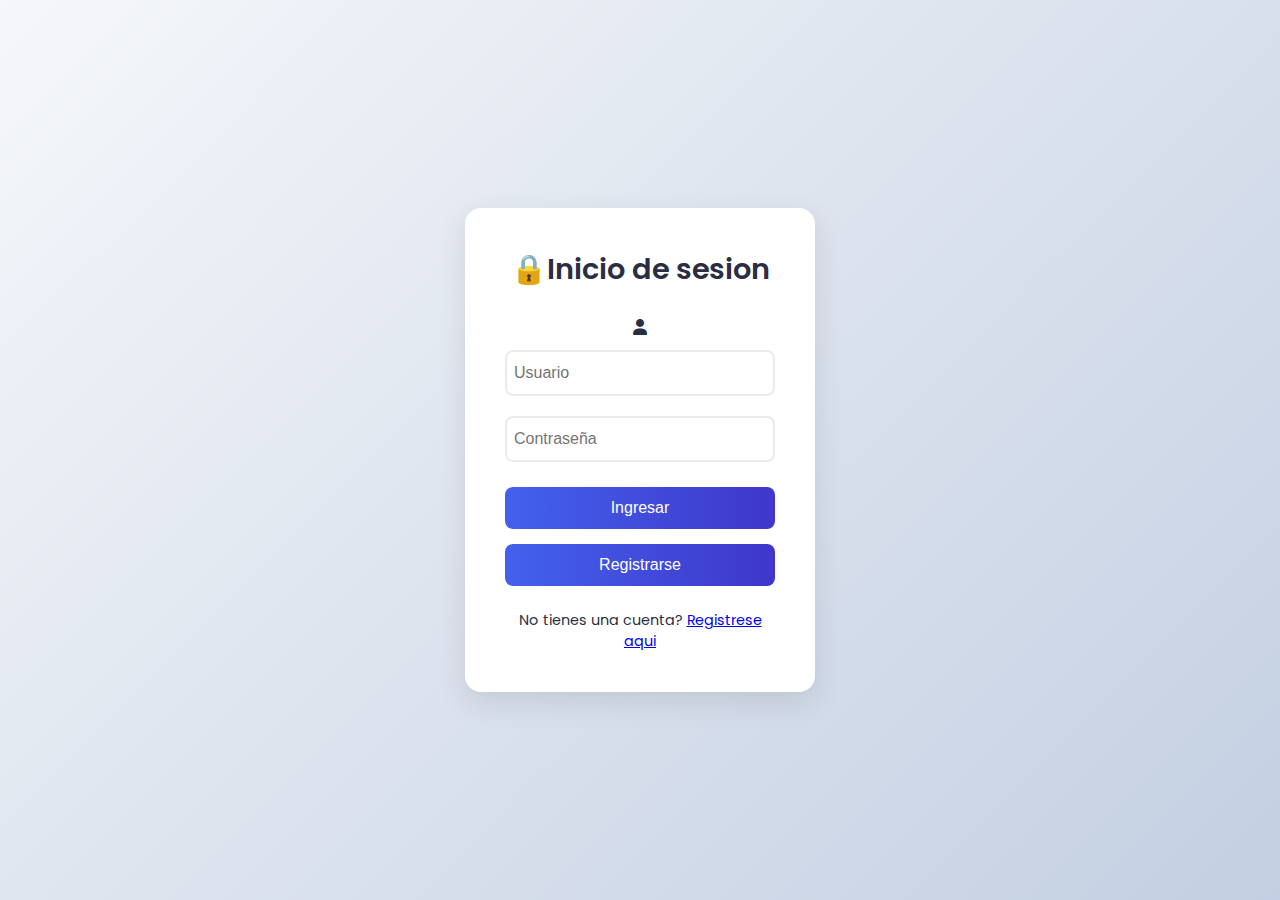
<file: index.html>
<!DOCTYPE html>
<html lang="en">
<head>
    <meta charset="UTF-8">
    <meta name="viewport" content="width=device-width, initial-scale=1.0">
    <title>Login - Control de Personal</title>
    <link rel="stylesheet" href="styles.css">
    <link rel="stylesheet" href="https://cdnjs.cloudflare.com/ajax/libs/font-awesome/6.0.0/css/all.min.css">
</head>
<body>
    <div class="login-container">
        <h1>🔒Inicio de sesion</h1>
        <form id="loginForm">
            <i class="fas fa-user"></i>
            <input type="text" id="username" placeholder="Usuario" required>
            <input type="password" id="password" placeholder="Contraseña" required>
            <button type="submit">Ingresar</button>
            <button type="submit" class="register-btn">Registrarse</button>
            <p class="login-link">No tienes una cuenta? <a href="registro.html">Registrese aqui</a></p>
        </form>
    </div>
    <script src="script.js"></script>
</body>
</html>
</file>
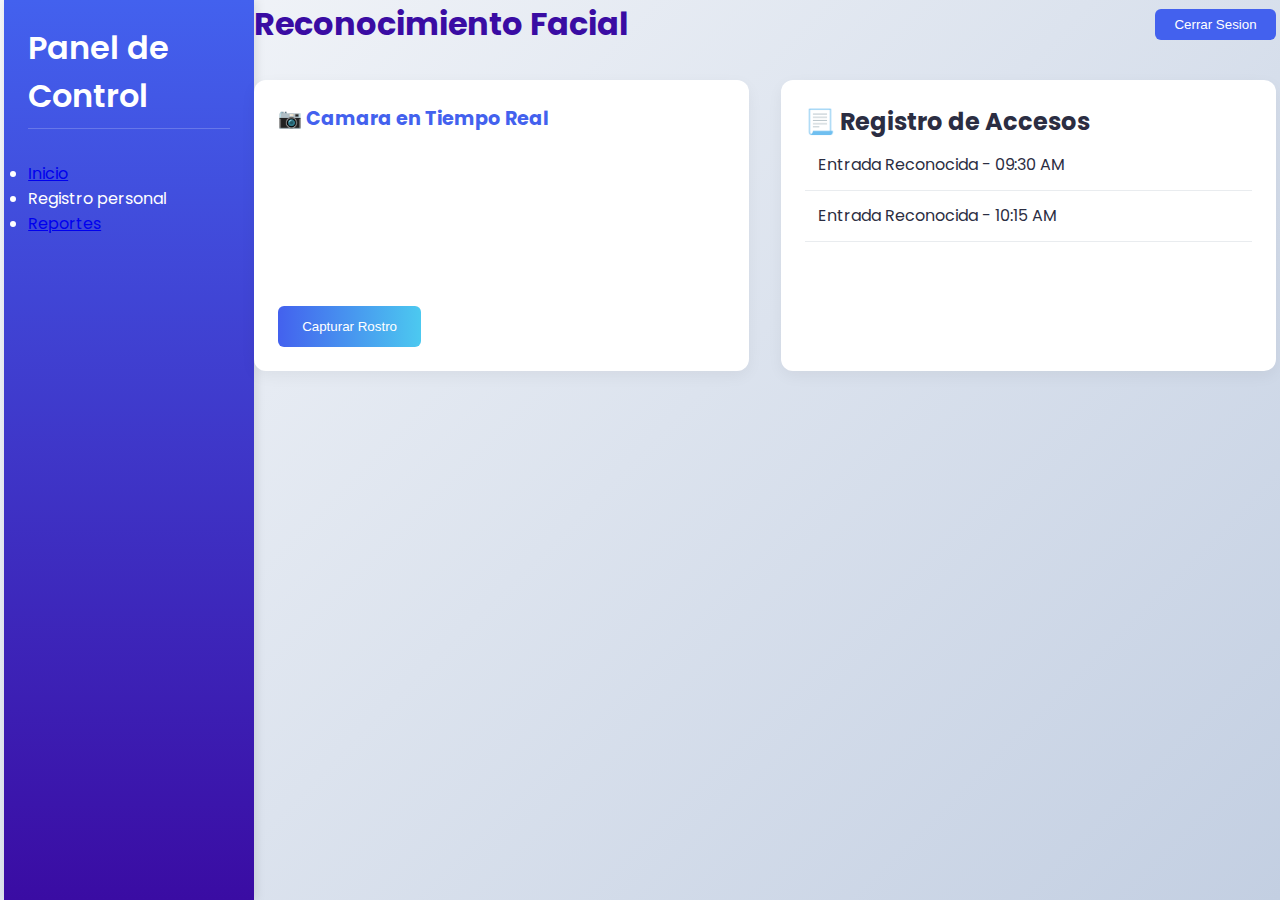
<file: dashboard.html>
<!DOCTYPE html>
<html lang="en">
<head>
    <meta charset="UTF-8">
    <meta name="viewport" content="width=device-width, initial-scale=1.0">
    <title>Dashboard - Control de Personal</title>
    <link rel="stylesheet" href="styles.css"> 
</head>
<body>
    <div class="dashboard">
        <div class="sidebar">
            <h2>Panel de Control</h2>
            <ul>
                <li><a href="index.html">Inicio</a></li>
                <li> Registro personal</li>
                <li><a href="reportes.html">Reportes</a></li>
            </ul>
        </div>
        <div class="main-container">
            <header class="header">
                <h1>Reconocimiento Facial</h1>
                <button id="logoutBtn">Cerrar Sesion</button>
            </header>
            <div class="camera-section">
                <div class="camera-container">
                    <h2>📷 Camara en Tiempo Real</h2>
                    <video id="video" width="100%" autoplay></video>
                    <button id="captureBtn">Capturar Rostro</button>
                </div>
                <div class="logs-container">
                    <h2>📃 Registro de Accesos</h2>
                    <ul id="logsList">
                        <li>Entrada Reconocida - 09:30 AM</li>
                        <li>Entrada Reconocida - 10:15 AM</li>
                    </ul>
                </div>
            </div>
        </div>
    </div>
    <script src="camera.js"></script>
    <script src="script.js"></script>
</body>
</html>
</file>
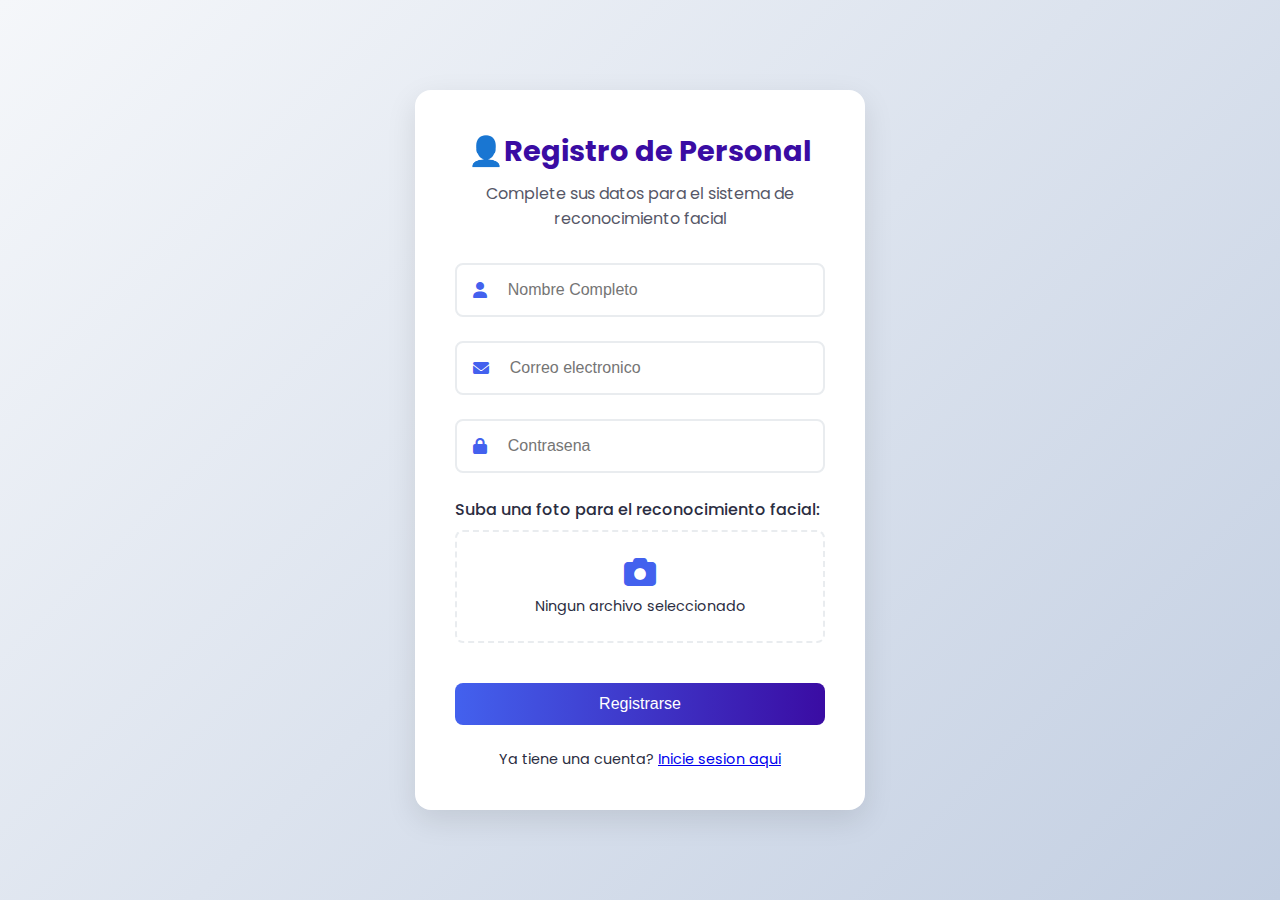
<file: registro.html>
<!DOCTYPE html>
<html lang="en">
<head>
    <meta charset="UTF-8">
    <meta name="viewport" content="width=device-width, initial-scale=1.0">
    <title>Registro-Control de Acceso</title>
    <link rel="stylesheet" href="styles.css">
    <link rel="stylesheet" href="https://cdnjs.cloudflare.com/ajax/libs/font-awesome/6.0.0/css/all.min.css">
</head>
<body>
    <div class="register-container">
        <div class="register-header">
            <h1>👤Registro de Personal</h1>
            <p>Complete sus datos para el sistema de reconocimiento facial</p>
        </div>

        <form id="registerForm" class="register-form">
    <!-- Campo: Nombre Completo -->
            <div class="input-group">
                <i class="fas fa-user"></i>
                <input type="text" id="fullName" placeholder="Nombre Completo" required>
            </div>
<!-- Campo: Email -->
            <div class="input-group">
                <i class="fas fa-envelope"></i>
                <input type="email" id="email" placeholder="Correo electronico">
            </div>
<!-- Campo: Contraseña -->
            <div class="input-group">
                <i class="fas fa-lock"></i>
                <input type="password" id="password" placeholder="Contrasena" required>
            </div>
<!-- Campo: Foto para Reconocimiento Facial -->
            <div class="upload-section">
                <label for="facePhoto">Suba una foto para el reconocimiento facial:</label>
                <div class="upload-area" id="uploadArea">
                    <i class="fas fa-camera"></i>
                    <span id="fileName">Ningun archivo seleccionado</span>
                    <input type="file" id="facePhoto" accept="image/*" capture="enviroment" required>
                </div>
            </div>
<!-- Botón de Registro -->
            <button type="submit" class="register-btn">Registrarse</button>
 <!-- Enlace a Login -->
            <p class="login-link">Ya tiene una cuenta? <a href="index.html">Inicie sesion aqui</a></p>

        </form>
    </div>
    
    <script src="script.js"></script>
</body>
</html>
</file>
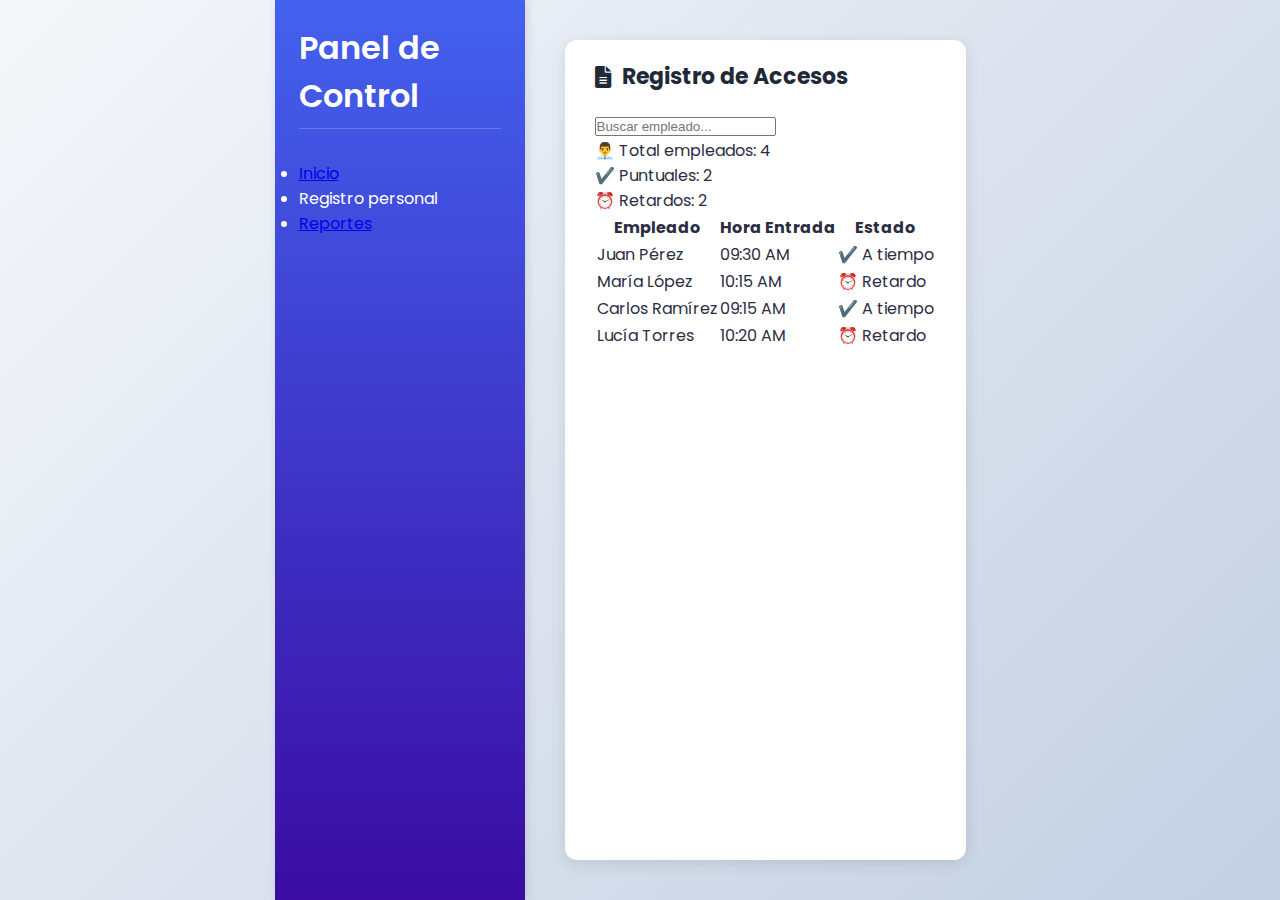
<file: reportes.html>
<!DOCTYPE html>
<html lang="es">
<head>
  <meta charset="UTF-8">
  <meta name="viewport" content="width=device-width, initial-scale=1.0">
  <title>Registro-Control de Acceso</title>
  <link rel="stylesheet" href="styles.css">
  <link rel="stylesheet" href="https://cdnjs.cloudflare.com/ajax/libs/font-awesome/6.0.0/css/all.min.css">
</head>
<body>
  <div class="dashboard2">
    <!-- Sidebar -->
    <div class="sidebar2">
      <h2>Panel de Control</h2>
      <ul>
        <li><a href="dashboard.html">Inicio</a></li>
        <li>Registro personal</li>
        <li><a href="reportes.html">Reportes</a></li>
      </ul>
    </div>

    <!-- Contenido principal -->
    <div class="logs-container2">
      <h2><i class="fa-solid fa-file-alt"></i> Registro de Accesos</h2>

      <!-- Barra de búsqueda -->
      <input type="text" id="searchInput" placeholder="Buscar empleado..." onkeyup="filtrarRegistros()">

      <!-- Tarjetas resumen -->
      <div class="stats">
        <div class="card">👨‍💼 Total empleados: 4</div>
        <div class="card">✔️ Puntuales: 2</div>
        <div class="card">⏰ Retardos: 2</div>
      </div>

      <!-- Tabla de registros -->
      <table id="logsTable">
        <thead>
          <tr>
            <th>Empleado</th>
            <th>Hora Entrada</th>
            <th>Estado</th>
          </tr>
        </thead>
        <tbody>
          <tr>
            <td>Juan Pérez</td>
            <td>09:30 AM</td>
            <td>✔️ A tiempo</td>
          </tr>
          <tr>
            <td>María López</td>
            <td>10:15 AM</td>
            <td>⏰ Retardo</td>
          </tr>
          <tr>
            <td>Carlos Ramírez</td>
            <td>09:15 AM</td>
            <td>✔️ A tiempo</td>
          </tr>
          <tr>
            <td>Lucía Torres</td>
            <td>10:20 AM</td>
            <td>⏰ Retardo</td>
          </tr>
        
        </tbody>
      </table>
    </div>
  </div>

  <!-- Script búsqueda -->
  <script>
    function filtrarRegistros() {
      let input = document.getElementById("searchInput").value.toLowerCase();
      let filas = document.querySelectorAll("#logsTable tbody tr");

      filas.forEach(fila => {
        let texto = fila.innerText.toLowerCase();
        fila.style.display = texto.includes(input) ? "" : "none";
      });
    }
  </script>
</body>
</html>

</html>
</file>
<file: styles.css>
/* Estilos generales */
@import url('https://fonts.googleapis.com/css2?family=Poppins:wght@300;400;500;600&display=swap');

:root {
    --primary-color: #4361ee;  /* Azul vibrante */
  --secondary-color: #3f37c9; /* Azul oscuro */
  --accent-color: #4cc9f0;   /* Celeste */
  --text-color: #2b2d42;     /* Gris oscuro */
  --light-bg: #f8f9fa;       /* Fondo claro */
  --white: #ffffff;
  --gray: #e9ecef;
  --success: #4bb543;
  --primary-dark: #3a0ca3;
  --primary: #4361ee;
  --accent: #4cc9f0;
  --text: #2b2d42;
  --light: #f8f9fa;
  --white: #ffffff;

}
body {
    font-family: 'Poppins', sans-serif;
    margin: 0;
    padding: 0;
    background: linear-gradient(135deg, #f5f7fa 0%, #c3cfe2 100%);
    min-height: 100vh;
    justify-content: center;
    display: flex;
    align-items: center;
    background-color: #f5f7fa;
    color: var(--text);
}

* {
    margin: 0;
    padding: 0;
    box-sizing: border-box;
}

/* login */

.login-container {
    width: 350px;
    padding: 2.5rem;
    background: var(--white);
    border-radius: 16px;
    box-shadow: 0 10px 30px rgba(0, 0, 0, 0.1);
    text-align: center;
    transition: transform 0.3s ease;
}

.login-container:hover {
    transform: translateY(-5px);
}

.login-container h1 {
    color: var(--text-color);
    margin-bottom: 1.5rem;
    font-weight: 600;
    font-size: 1.8rem;
}

.login-container input {
    width: 100%;
    padding: 12px 7px;
    margin: 10px 0px;
    border: 2px solid #e9ecef;
    border-radius: 8px;
    font-size: 1rem;
    transition: all 0.3s ease;
}

.login-container input:focus {
    border-color: var(--accent-color);
    outline: none;
    box-shadow: 0 0 0 3px rgba(76, 201, 240, 0.2);
}

.login-container button {
    width: 100%;
    padding: 12px;
    margin-top: 15px;
    background: linear-gradient(to right, var(--primary-color), var(--secondary-color));
    color: var(--white);
    border: none;
    border-radius: 8px;
    font-size: 1rem;
    font-weight: 500;
    cursor: pointer;
    transition: all 0.3s ease;
}

.login-container button:hover {
    background: linear-gradient(to right, var(--secondary-color), var(--primary-color));
    transform: translateY(-2px);
    box-shadow: 0 5px 15px rgba(67, 97, 238, 0.3);
}

@media (max-width: 480px) {
    .login-container {
        width: 90%;
        padding: 1.5rem;
    }
}

/* Dashboard */

.dashboard {
    display: grid;
    grid-template-columns: 250px 1fr;
    min-height: 100vh;
}

.sidebar {
    background: linear-gradient(180deg, var(--primary), var(--primary-dark));
    color: var(--white);
    padding: 1.5rem;
    box-shadow: 2px 0 10px rgba(0, 0, 0, 0.1);
}

.sidebar h2 {
    margin-bottom: 2rem;
    font-size: 2rem;
    font-weight: 600;
    border-bottom: 1px solid rgba(255, 255, 255, 0.2);
    padding-bottom: 0.5rem;
    text-decoration: solid;
}

.main-content {
    padding: 2rem;
}

.header {
    display: flex;
    justify-content: space-between;
    align-items: center;
    margin-bottom: 2rem;
}

.header h1 {
    font-size: 1.8 rem;
    color: var(--primary-dark);
}

#logoutBtn {
    background: var(--primary);
    color: white;
    border: none;
    padding: 0.5rem 1.2rem;
    border-radius: 6px;
    cursor: pointer;
    transition: all 0.3s;
}

#logoutBtn:hover {
    background: var(--primary-dark);
    transform: translateY(-2px);
}

.camera-section {
    display: grid;
    grid-template-columns: 1fr 1fr;
    gap: 2rem;
    margin-bottom: 2rem;
}

.camera-container {
    background: var(--white);
    border-radius: 12px;
    padding: 1.5rem;
    box-shadow: 0 5px 15px rgba(0, 0, 0, 0.05);
}

.camera-container h2 {
    margin-bottom: 1rem;
    color: var(--primary);
    font-size: 1.2rem;
}

.video {
    width: 100%;
    border-radius: 8px;
    border: 2px solid var(--gray);
    margin-bottom: 1rem;
}

#captureBtn {
    background: linear-gradient(to right, var(--primary), var(--accent));
    color: white;
    border: none;
    padding: 0.8rem 1.5rem;
    border-radius: 6px;
    cursor: pointer;
    font-weight: 500;
    transition: all 0.3s;
}

#captureBtn:hover {
    transform: translateY(-2px);
    box-shadow: 0 5px 15px rgba(67, 97, 238, 0.3);
}

.logs-container {
    background: var(--white);
    border-radius: 12px;
    padding: 1.5rem;
    box-shadow: 0 5px 15px rgba(0, 0, 0, 0.05);
}

.login-container h2 {
    margin-bottom: 1rem;
    color: var(--primary);
    font-size: 1.2rem;
}

#logsList {
    list-style: none;
}

#logsList li {
    padding: 0.8rem;
    border-bottom: 1px solid var(--gray);
    display: flex;
    align-items: center;
    gap: 0.8rem;
}

#logsList li::before {
    content: ✔️;
    color: var(--success);
    font-weight: bold;
}

@media (max-width: 768px) {
    .dashboard {
        grid-template-columns: 1fr;
    }

    .camera-section {
        grid-template-columns: 1fr;
    }
}

/* estilos para el registrto*/

.register-container {
    width: 450px;
    margin: 2rem auto;
    padding: 2.5rem;
    background: var(--white);
    border-radius: 16px;
    box-shadow: 0 10px 30px rgba(0, 0, 0, 0.1);
}

.register-header {
    text-align: center;
    margin-bottom: 2rem;
}

.register-header h1 {
    color: var(--primary-dark);
    font-size: 1.8rem;
    margin-bottom: 0.5rem;
}

.register-header p {
    color: var(--text);
    opacity: 0.8;
}

.input-group {
    display: flex;
    align-items: center;
    margin-bottom: 1.5rem;
    border: 2px solid var(--gray);
    border-radius: 8px;
    padding: 0.5rem 1rem;
    transition: all 0.3s;
}

.input-group:focus-within {
    border-color: var(--accent);
    box-shadow: 0 0 0 3px rgba(76, 201, 240, 0.2);
}

.input-group i {
    color: var(--primary);
    margin-right: 0.8rem;
    font-size: 1rem;
}

.input-group input {
    flex: 1;
    border: none;
    outline: none;
    font-size: 1rem;
    padding: 0.5rem;
}

/* seccion para subir la foto*/

.upload-section {
    margin: 1.5rem 0;
}

.upload-section label {
    display: block;
    margin-bottom: 0.5rem;
    font-weight: 500;
    color: var(--text);
}

.upload-area {
    border: 2px dashed var(--gray);
    border-radius: 8px;
    padding: 1.5rem;
    text-align: center;
    cursor: pointer;
    transition: all 0.3s;
}

.upload-area:hover {
    border-color: var(--accent);
    background: rgba(76, 201, 240, 0.2);
}

.upload-area i {
    font-size: 2rem;
    color: var(--primary);
    margin-bottom: 0.5rem;
    display: block;
}

.upload-area #fileName {
    display: block;
    color: var(--text);
    font-size: 0.9rem;
}

.upload-area input[type="file"] {
    display: none;
}

/*Boton de resgitro*/

.register-btn {
    width: 100%;
    padding: 12px;
    background: linear-gradient(to right, var(--primary), var(--primary-dark));
    color: white;
    border: none;
    border-radius: 8px;
    font-size: 1rem;
    font-weight: 500;
    cursor: pointer;
    transition: all 0.3s;
    margin-top: 1rem;
}

.register-btn:hover {
    transform: translateY(-2px);
    box-shadow: 0 5px 15px rgba(67, 97, 238, 0.3);
}

/*enlace login*/

.login-link {
    text-align: center;
    margin-top: 1.5rem;
    color: var(--text);
    font-size: 0.9rem;
}

.login-link a:hover {
    text-decoration: underline;
}

/*responsive tamano de pantalla*/

@media (max-width: 480px) {
    .register-container {
        width: 90%;
        padding: 1.5rem;
    }    
}

/* Dashboard del boton reportes */

.dashboard2 {
    display: grid;
    grid-template-columns: 250px 1fr;
    min-height: 100vh;
}

.sidebar2 {
    background: linear-gradient(180deg, var(--primary), var(--primary-dark));
    color: var(--white);
    padding: 1.5rem;
    box-shadow: 2px 0 10px rgba(0, 0, 0, 0.1);
}

.sidebar2 h2 {
    margin-bottom: 2rem;
    font-size: 2rem;
    font-weight: 600;
    border-bottom: 1px solid rgba(255, 255, 255, 0.2);
    padding-bottom: 0.5rem;
    text-decoration: solid;
}

.logs-container2 {
    background: var(--white);
    border-radius: 12px;
    padding: 1.5rem;
    box-shadow: 0 5px 15px rgba(0, 0, 0, 0.05);
}

/* Contenedor principal del boton reportes */
.logs-container2 {
    flex: 1;
    background: white;
    margin: 40px;
    padding: 20px 30px;
    border-radius: 12px;
    box-shadow: 0 4px 15px rgba(0, 0, 0, 0.1);
}

.logs-container2 h2 {
    font-size: 22px;
    font-weight: bold;
    margin-bottom: 20px;
    color: #1f2937;
    display: flex;
    align-items: center;
    gap: 10px;
}

/* Lista de accesos boton reportes */
.logs-container2 ul {
    list-style: none;
    padding: 0;
    margin: 0;
}

.logs-container2 ul li {
    padding: 12px 0;
    border-bottom: 1px solid #e5e7eb;
    font-size: 16px;
    color: #374151;
}
.logs-container2 ul li:last-child {
    border-bottom: none;
}
</file>
